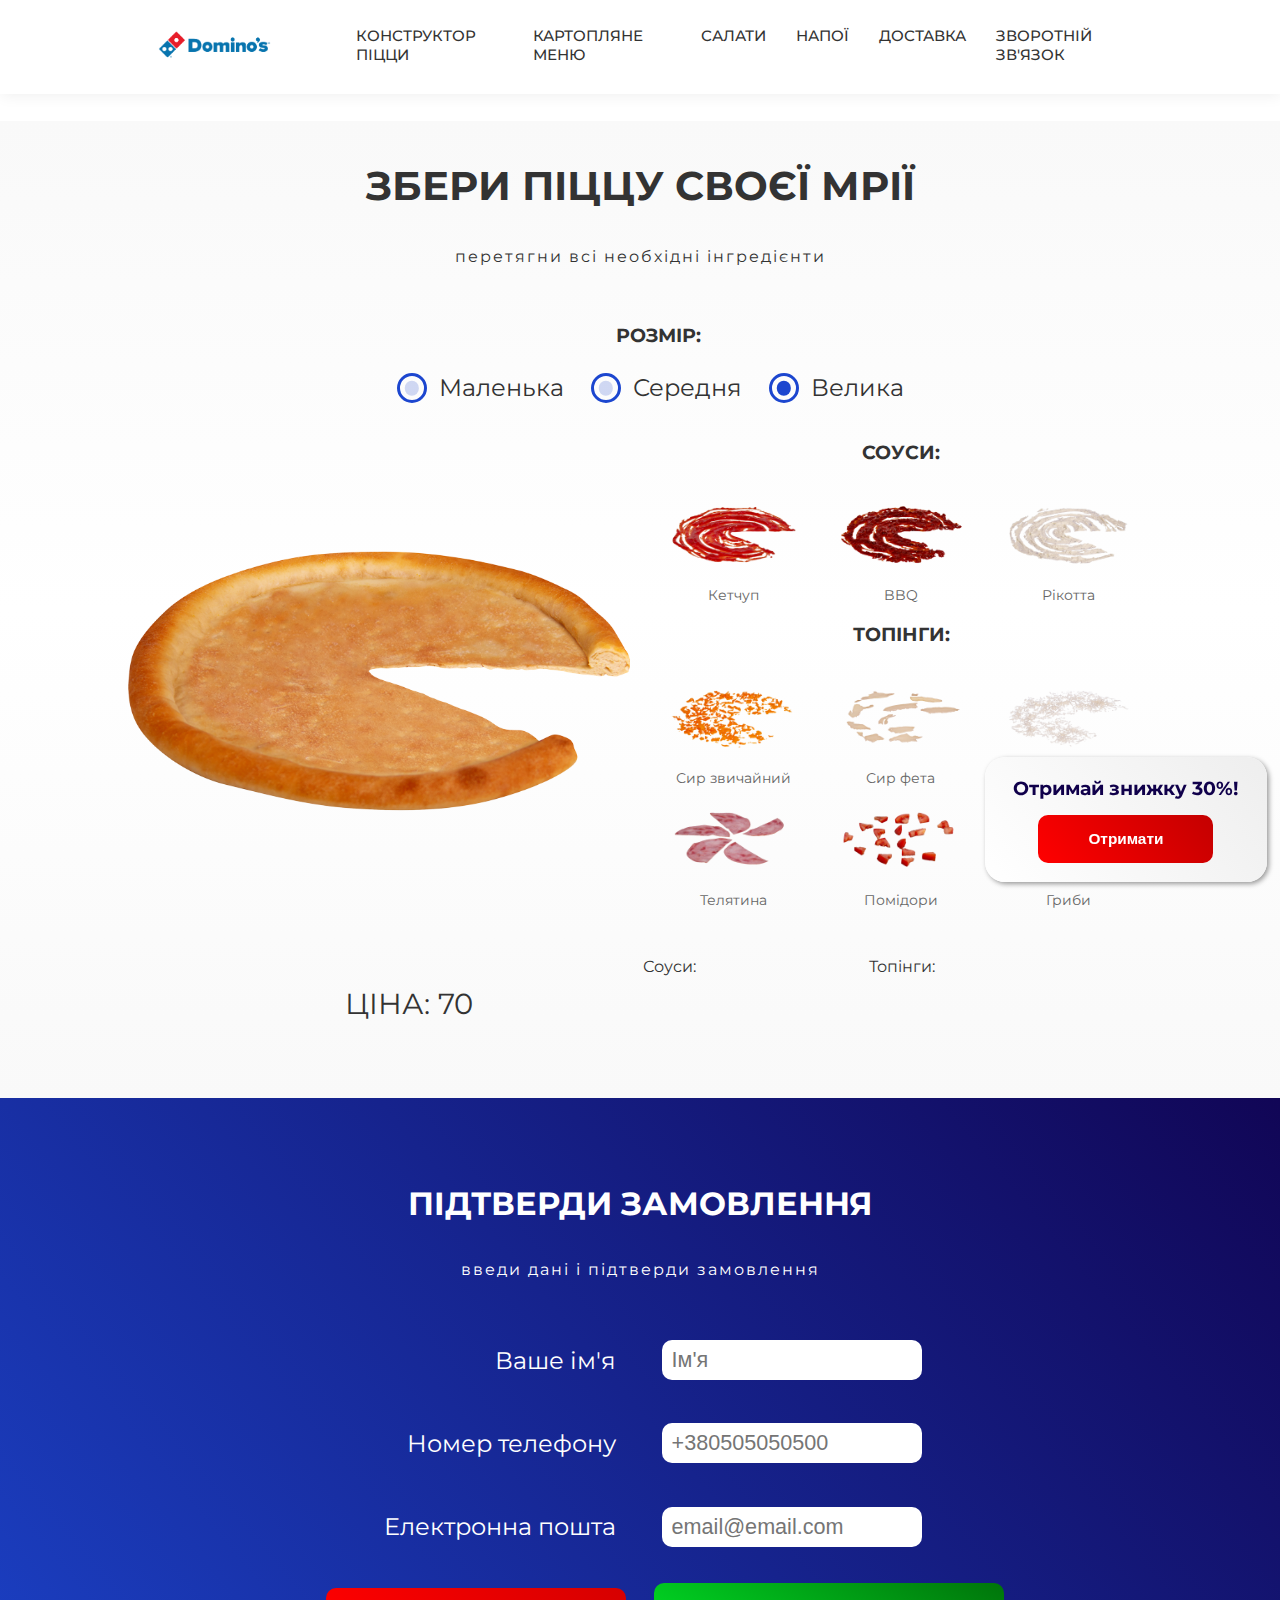
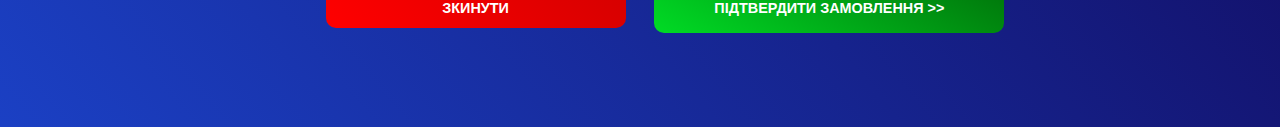
<file: index.html>
<!DOCTYPE html>
<html lang="uk">

<head>
    <meta charset="UTF-8">
    <meta name="viewport" content="width=device-width, initial-scale=1.0">
    <meta http-equiv="X-UA-Compatible" content="ie=edge">
    <title>Піцерія Domino's Pizza</title>
    <link href="https://fonts.googleapis.com/css?family=Montserrat&display=swap" rel="stylesheet">
    <link rel="stylesheet" href="./Styles/styles.css">
    <script src="./code/index.js" type="module"></script>
</head>

<body>
    <header>
        <div class="wrapper">
            <a href="/"><img id="logo" src="Pizza_pictures/Carlo.png" alt="Логотип Папа Карло"></a>
            <nav>
                <ul>
                    <li>Конструктор піцци</li>
                    <li>Картопляне меню</li>
                    <li>Салати</li>
                    <li>Напої</li>
                    <li>Доставка</li>
                    <li>Зворотній зв'язок</li>
                </ul>
            </nav>
        </div>
    </header>
    <main>
        <h1>Збери піццу своєї мрії</h1>
        <sub>перетягни всi необхiднi iнгредiєнти</sub>
        <div id="banner">Отримай знижку 30%!<br><button>Отримати</button></div>
        <h3>Розмiр:</h3>
        <form id='pizza' action="">
            <label class="radio"><input type="radio" class="radioIn" id="small" name="size" value="small"><span
                    class="fakeRadio"></span><span>Маленька</span></label>
            <label class="radio"><input type="radio" class="radioIn" id="mid" name="size" value="mid"><span
                    class="fakeRadio"></span><span>Середня</span></label>
            <label class="radio"><input type="radio" class="radioIn" id="big" name="size" value="big"
                    checked="true"><span class="fakeRadio"></span><span>Велика</span></label>
        </form>
        <div class="table-wrapper">
            <div class="table">
                <img src="Pizza_pictures/klassicheskij-bortik_1556622914630.png" alt="Корж класичний">
            </div>
            <div class="ingridients">
                <h3>Соуси:</h3>
                <div>
                    <img draggable="true" class="draggable" id="sauceClassic"
                        src="Pizza_pictures/sous-klassicheskij_1557758736353.png" alt="">
                    <span>Кетчуп</span>
                </div>
                <div>
                    <img draggable="true" class="draggable" id="sauceBBQ" src="Pizza_pictures/sous-bbq_155679418013.png"
                        alt="">
                    <span>BBQ</span>
                </div>
                <div>
                    <img draggable="true" class="draggable" id="sauceRikotta"
                        src="Pizza_pictures/sous-rikotta_1556623391103.png" alt="">
                    <span>Рiкотта</span>
                </div>
                <h3>Топінги:</h3>
                <div>
                    <img draggable="true" class="draggable" id="moc1" src="Pizza_pictures/mocarela_1556623220308.png"
                        alt="">
                    <span>Сир звичайний</span>
                </div>
                <div>
                    <img draggable="true" class="draggable" id="moc2" src="Pizza_pictures/mocarela_1556785182818.png"
                        alt="">
                    <span>Сир фета</span>
                </div>
                <div>
                    <img draggable="true" class="draggable" id="moc3" src="Pizza_pictures/mocarela_1556785198489.png"
                        alt="">
                    <span>Моцарелла</span>
                </div>
                <div>
                    <img draggable="true" class="draggable" id="telya" src="Pizza_pictures/telyatina_1556624025747.png"
                        alt="">
                    <span>Телятина</span>
                </div>
                <div>
                    <img draggable="true" class="draggable" id="vetch1" src="Pizza_pictures/vetchina.png" alt="">
                    <span>Помiдори</span>
                </div>
                <div>
                    <img draggable="true" class="draggable" id="vetch2" src="Pizza_pictures/vetchina_1556623556129.png"
                        alt="">
                    <span>Гриби</span>
                </div>
            </div>
        </div>
        <div class="result">
            <div class="price">
                <p>Цiна: <span id="price"></span> </p>
            </div>
            <div class="sauces">
                <div>Соуси: <div id="sauce"></div>
                </div>
            </div>
            <div class="topings">
                <div>Топiнги: <div id="topping"></div>
                </div>
            </div>
        </div>
    </main>
    <footer>
        <h2>Пiдтверди замовлення</h2>
        <sub>введи данi i пiдтверди замовлення</sub>
        <form id="info" method="POST" action="./php/mail.php">
            <div class="grid">
                <label for="name">Ваше ім'я</label>
                <input placeholder="Iм'я" name="name" type="text">
                <label for="phone">Номер телефону</label>
                <input placeholder="+380505050500" name="phone" type="tel">
                <label for="email">Електронна пошта</label>
                <input placeholder="email@email.com" name="email" type="email">
                <input class='button' name="cancel" type="reset" value="Зкинути">
                <input class='button' id="btnSubmit" type="button" value="Підтвердити замовлення >>">
            </div>
        </form>
        <address id="date"></address>
    </footer>
    <script src="./code/index.js" type="module"></script>
</body>

</html>
</file>
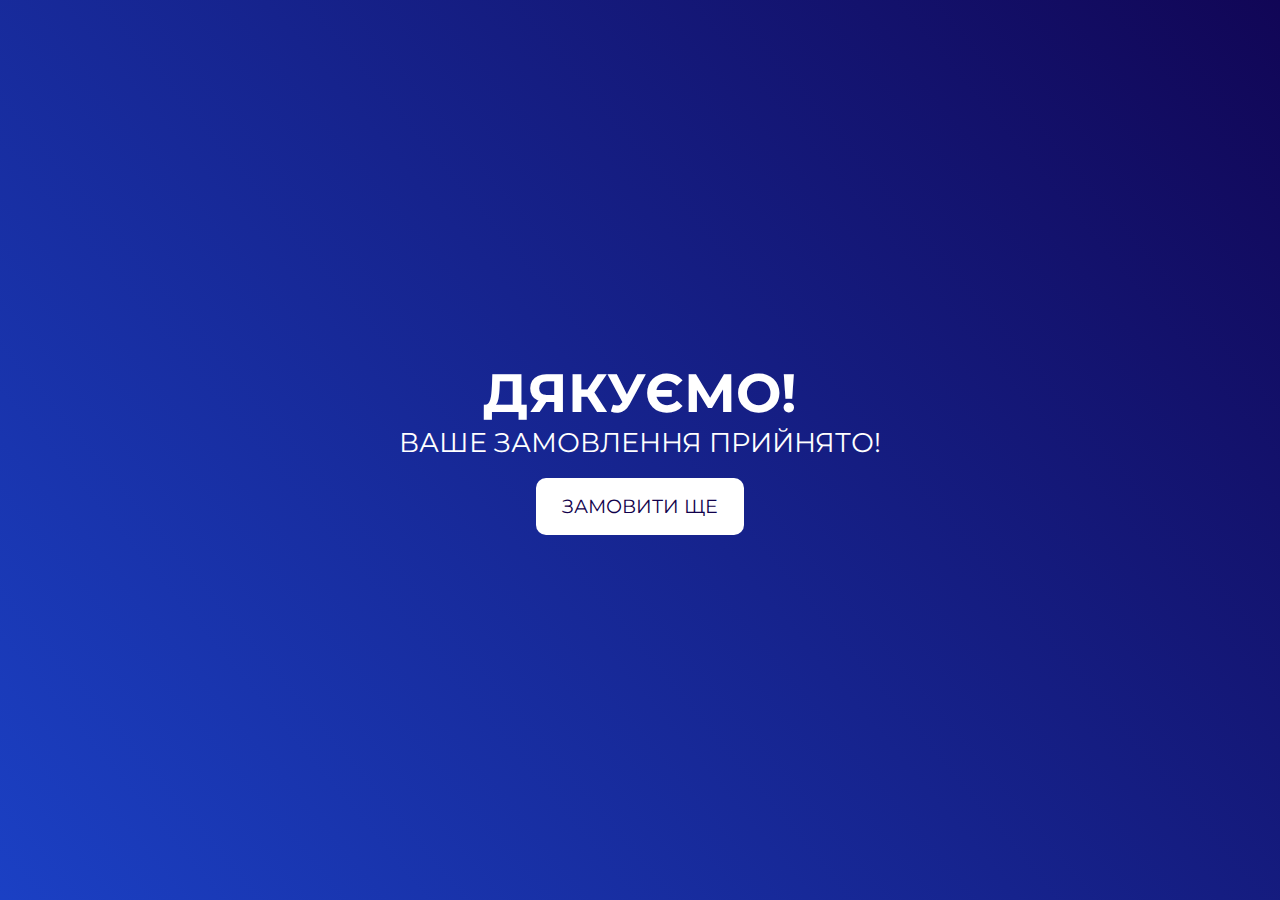
<file: thank-you/index.html>
<!DOCTYPE html>
<html lang="ua">

<head>
  <meta charset="utf-8">
  <meta http-equiv="X-UA-Compatible" content="IE=edge">
  <meta name="viewport" content="width=device-width, initial-scale=1">
  <meta name="description" content="">
  <meta name="author" content="">
  <title>Дякуємо! Ваш заказ прийнято!</title>
  <link rel="stylesheet" href="../Styles/thank-you.css">
  <link href="https://fonts.googleapis.com/css?family=Montserrat&display=swap" rel="stylesheet">
</head>

<body>
  <div class="container">
    <h1>Дякуємо!</h1>
    <p>Ваше замовлення прийнято!</p>
    <a href="../index.html">Замовити ще</a>
  </div>
</body>

</html>
</file>
<file: Styles/styles.css>
:root {
    --main: #1c46cf;
    --sub: #00db25;
    --dark: #10004b;
}

header {
    background-color: white;
    display: flex;
    width: 100%;
}

body {
    margin: 0;
    font-family: 'Montserrat', sans-serif;
    color: #333;
}

#logo {
    height: 30px;
    margin: 30px;
}

.wrapper {
    display: flex;
    width: inherit;
    padding: 0 10%;
    box-shadow: 1px 1px 15px 0 #eee;
}

ul {
    margin: 0;
    display: inherit;
    justify-content: flex-end;
}

li {
    font-size: 0.95em;
    list-style: none;
    font-weight: 500;
    display: inline;
    padding: 0 15px;
}

li:hover {
    color: var(--main);
    cursor: pointer;
}

nav {
    display: inherit;
    text-transform: uppercase;
    width: 100%;
    height: 90px;
    justify-content: flex-end;
    align-items: center;
}

main {
    background: linear-gradient(180deg, #f9f9f9, #fff, #f9f9f9);
    padding: 0 10%;
}

#banner {
    position: fixed;
    bottom: 2%;
    right: 1%;
    background: linear-gradient(50deg, white, #eee);
    box-shadow: 2px 2px 5px #999;
    padding: 1em 1.5em;
    color: var(--dark);
    border-radius: 20px;
    text-align: center;
    font-size: 1.2em;
    font-weight: bold;
    z-index: 3;
    animation: padd .5s ease infinite;
}

@keyframes padd {
    50% {
        padding: 1.2em 1.7em;
        margin: 0 -0.2em -0.2em 0;
    }
}

#banner button {
    background: linear-gradient(50deg, red, #c40000);
    padding: 15px 50px;
    margin-top: 15px;
    border: none;
    border-radius: 10px;
    font-size: 0.8em;
    font-weight: bold;
    color: white;
    cursor: pointer;
}

h1 {
    text-transform: uppercase;
    text-align: center;
    padding: 40px 0 0;
    font-size: 2.5em;
}

h3 {
    width: 100%;
    text-align: center;
    margin: 1em;
    text-transform: uppercase;
}

sub {
    display: block;
    font-size: 1em;
    letter-spacing: 2px;
    text-align: center;
    padding: 10px 0 40px;
}

.table-wrapper {
    display: flex;
    flex-direction: row;
    justify-content: space-around;
}

form {
    text-align: center;
    font-size: 1.5em;
    margin-bottom: 20px;
}

input[type="radio"],
input[type="checkbox"] {
    opacity: 0;
}

.fakeRadio {
    display: inline-block;
    border: 3px var(--main) solid;
    border-radius: 50%;
    height: 1em;
    width: 1em;
    position: relative;
    margin-right: 0.5em;
    top: 0.3em;
}

.fakeRadio::before {
    content: '';
    position: absolute;
    display: block;
    height: 0.6em;
    width: 0.6em;
    background-color: var(--main);
    border-radius: 50%;
    top: 50%;
    left: 50%;
    transform: translate(-50%, -50%);
    opacity: 0.2;
    transition: ease-in-out .3s;
}

.radioIn:checked+.fakeRadio::before {
    opacity: 1;
}

.table,
.ingridients {
    width: 50%;
    display: flex;
    flex-wrap: wrap;
    justify-content: space-around;
    align-items: center;
}

.table {
    position: relative;
    margin-right: 20px;
}

.hovered {
    background: #f9f9f9;
    border: 2px dashed var(--main);
    border-radius: 10px;
}

.table>img {
    display: inline-block;
    position: absolute;
    left: 0;
    top: 0;
    right: 0;
    bottom: 0;
    margin: auto;
    box-sizing: border-box;
}

.ingridients span {
    font-size: 0.9em;
    color: #666;
}

.result {
    display: flex;
    flex-direction: row;
    flex-wrap: nowrap;
    justify-content: space-evenly;
    padding: 3em;
}

p {
    font-size: 1.8em;
    text-transform: uppercase;
}

.table-wrapper div img {
    width: 100%;
}

.ingridients div {
    display: inline-block;
    width: 30%;
}

.ingridients div img {
    height: 100px;
    cursor: grab;
}

.ingridients span {
    display: block;
    text-align: center;
}

footer {
    background: linear-gradient(50deg, var(--main) -10%, var(--dark) 110%);
    padding: 60px 10% 40px;
}

footer label {
    color: #fff;
}

footer input {
    padding: 10px;
    height: 20px;
    width: 240px;
    margin: 1em;
    border-radius: 10px;
    border: none;
    font-size: 0.9em;
}

.success {
    border: 2px green solid;
}

.error {
    border: 2px red solid;
}

.button {
    padding: 0;
    height: 40px;
    width: 300px;
    font-size: 0.6em;
    background: linear-gradient(50deg, red, #d60000);
    color: white;
    border: none;
    text-transform: uppercase;
    font-weight: 600;
    border-radius: 10px;
}

.button:last-child {
    background: linear-gradient(30deg, var(--sub), #00740a);
    height: 50px;
    width: 350px;
}

address {
    text-align: center;
    margin-top: 40px;
    color: white;
}

.x {
    margin-left: 8px;
    padding: 2px 7px;
    border: none;
    background-color: red;
    font-weight: 900;
    font-size: 1.1em;
    color: white;
    border-radius: 50%;
    box-shadow: 1px 1px 3px 0 #aaa;
}

p.element {
    text-transform: none;
    display: inline-block;
    font-size: 1.2em;
}

.div {
    margin: 1em;
}

footer>h2,
footer>sub {
    color: white;
    text-align: center;
}

footer>h2 {
    text-transform: uppercase;
    font-size: 2em;
}

.grid {
    display: grid;
    grid-template-columns: 1fr 1fr;
    align-items: center;
}

footer>form>div>label,
input[name='cancel'] {
    justify-self: right;
    margin: 1em;
}

footer>form>div>p {
    grid-column: 2/3;
    justify-self: left;
    padding-left: 1.2em;
    font-size: 0.8em;
    margin-top: -12px;
    text-transform: none;
    color: red;
}

@media screen and (max-width:600px) {

    nav,
    #banner {
        display: none;
    }

    .wrapper {
        display: block;
        text-align: center;
    }

    .table-wrapper {
        display: block;
        text-align: center;
        margin-top: 80px;
    }

    .ingridients,
    .table {
        width: 100%;
    }

    .table {
        margin: 100px 0;
        padding: 80px 0 10px;
    }

    label {
        display: block;
    }

    .grid {
        grid-template-columns: 100%;
    }

    .grid>input,
    input.button {
        width: 90%;
        margin: 10px 0;
        padding: 5%;
    }

    footer>form>div>label,
    input[name='cancel'],
    footer>form>div>p {
        justify-self: center;
        margin: 10px 0;
    }

    footer>form>div>input[name='btnSubmit'] {
        width: 100% !important;
    }

    .result {
        display: block;
        padding: 30px 0;
        text-align: center;
    }
}

#sauce {
    display: inline-flex;
    flex-direction: column;
}

.topping {
    width: 100px;
    display: inline-block;
    text-align: center;
    border: 1px solid;
    padding: 0.5rem 1.3rem;
    border-radius: 0.5rem;
    font-weight: bold;
    background-color: blue;
    color: yellow;
    position: relative;
}

.counter {
    display: block;
    width: 15px;
    background-color: red;
    font-size: 12px;
    border-radius: 50px;
    position: absolute;
    top: 2px;
    left: 2px;
}

.btn,
.btn_sauce {
    position: absolute;
    display: block;
    top: 2px;
    right: 5px;
    font-size: 10px;
    width: 1rem;
    padding-left: 0;
    background-color: blue;
    border-color: blue;
}

.animated {
    animation: skaleImj 2s infinite;
}

@keyframes skaleImj {
    50% {
        transform: scale(1.2);
        background-color: rgba(153, 153, 153, .5);
    }

    100% {
        transform: scale(1);
    }
}
</file>
<file: Styles/thank-you.css>
* {
    margin: 0;
    padding: 0;
}

:root {
    --main: #1c46cf;
    --sub: #00db25;
    --dark: #10004b;
}

body {
    background: linear-gradient(50deg, var(--main) -10%, var(--dark) 110%);
    font-size: 3vh;
    height: 100vh;
}

.container {
    text-align: center;
    padding-top: 40vh;
    color: white;
    text-transform: uppercase;
    font-family: Montserrat, sans-serif;
}

a {
    display: inline-block;
    padding: 0.9em 1.4em;
    margin: 1em;
    font-size: 0.7em;
    background: white;
    color: var(--dark);
    text-transform: uppercase;
    border-radius: 10px;
    text-decoration: none;
}
</file>
